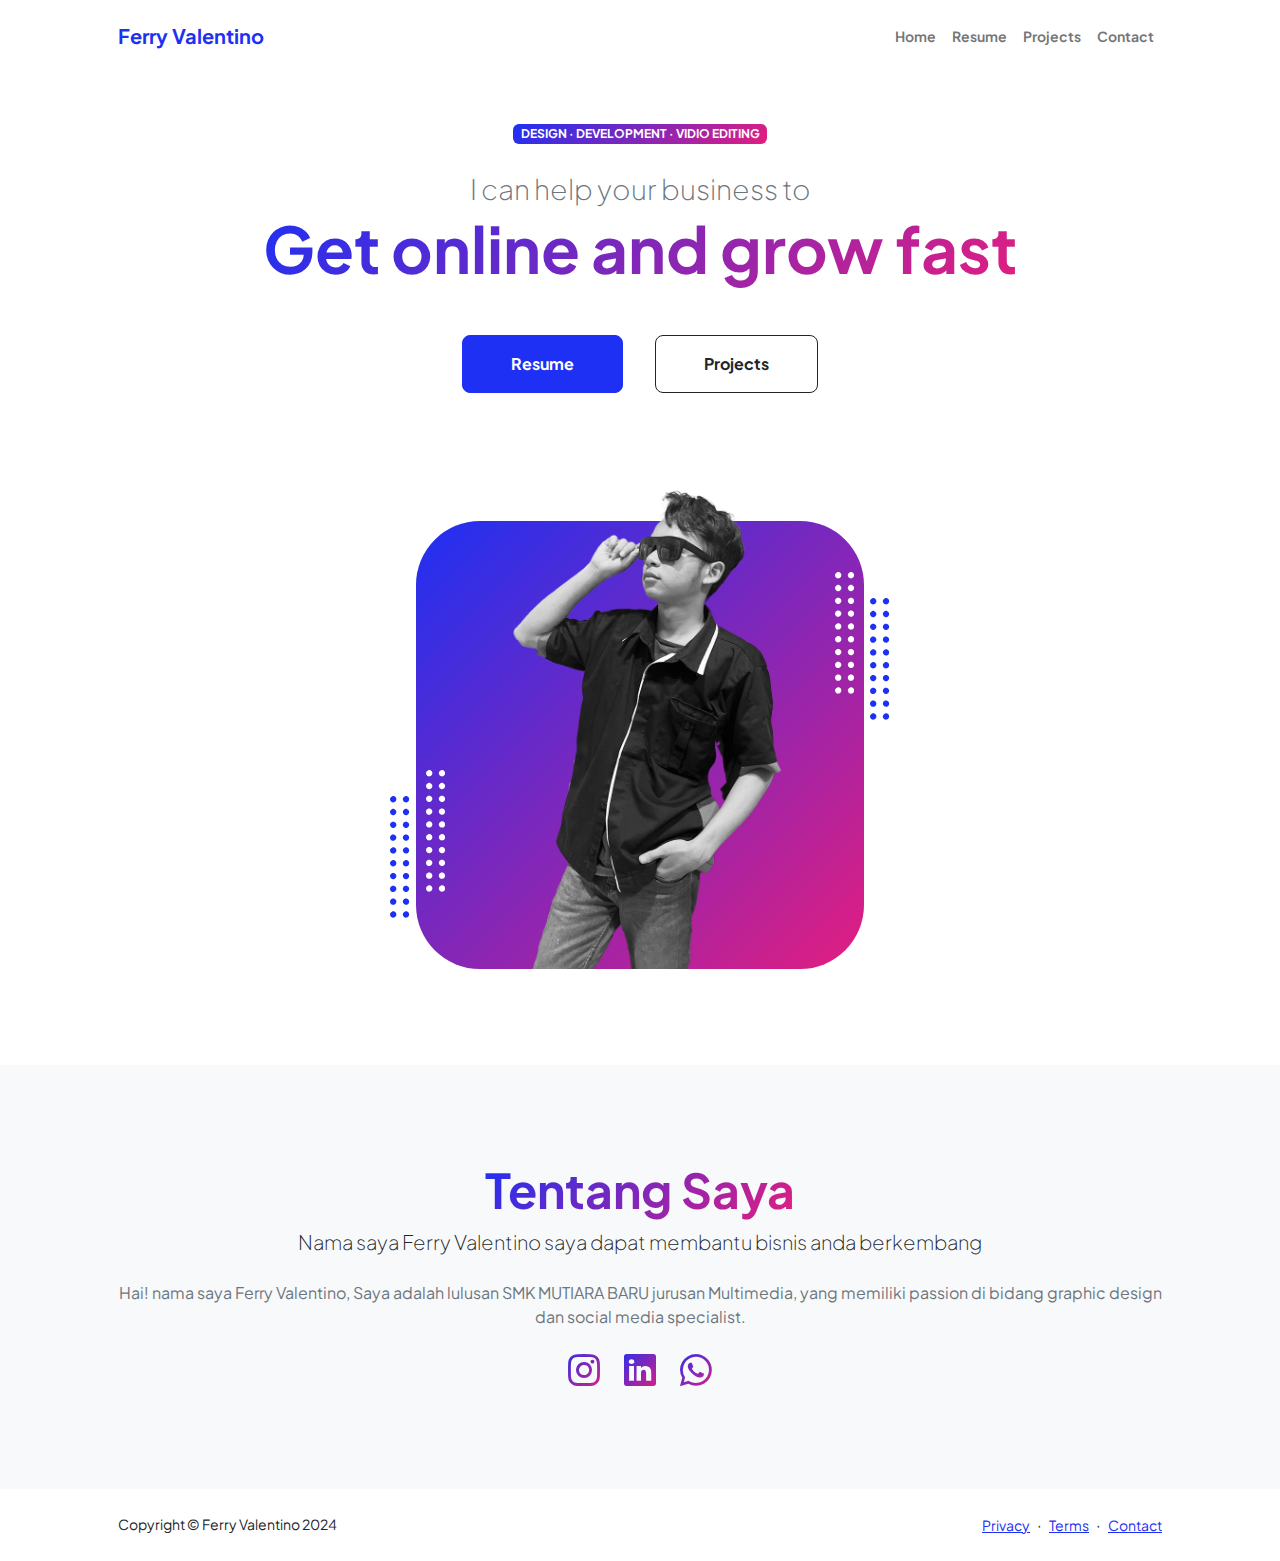
<file: index.html>
<!DOCTYPE html>
<html lang="en">
  <head>
    <meta charset="utf-8" />
    <meta
      name="viewport"
      content="width=device-width, initial-scale=1, shrink-to-fit=no"
    />
    <meta name="description" content="" />
    <meta name="author" content="" />
    <title>Portofolio Ferry Valentino</title>
    <!-- Favicon-->
    <link rel="icon" type="image/x-icon" href="assets/favicon.ico" />
    <!-- Custom Google font-->
    <link rel="preconnect" href="https://fonts.googleapis.com" />
    <link rel="preconnect" href="https://fonts.gstatic.com" crossorigin />
    <link
      href="https://fonts.googleapis.com/css2?family=Plus+Jakarta+Sans:wght@100;200;300;400;500;600;700;800;900&amp;display=swap"
      rel="stylesheet"
    />
    <!-- Bootstrap icons-->
    <link
      href="https://cdn.jsdelivr.net/npm/bootstrap-icons@1.8.1/font/bootstrap-icons.css"
      rel="stylesheet"
    />
    <!-- Core theme CSS (includes Bootstrap)-->
    <link href="css/styles.css" rel="stylesheet" />
  </head>
  <body class="d-flex flex-column h-100">
    <main class="flex-shrink-0">
      <!-- Navigation-->
      <nav class="navbar navbar-expand-lg navbar-light bg-white py-3">
        <div class="container px-5">
          <a class="navbar-brand" href="index.html" S
            ><span class="fw-bolder text-primary">Ferry Valentino</span></a
          >
          <button
            class="navbar-toggler"
            type="button"
            data-bs-toggle="collapse"
            data-bs-target="#navbarSupportedContent"
            aria-controls="navbarSupportedContent"
            aria-expanded="false"
            aria-label="Toggle navigation"
          >
            <span class="navbar-toggler-icon"></span>
          </button>
          <div class="collapse navbar-collapse" id="navbarSupportedContent">
            <ul class="navbar-nav ms-auto mb-2 mb-lg-0 small fw-bolder">
              <li class="nav-item">
                <a class="nav-link" href="index.html">Home</a>
              </li>
              <li class="nav-item">
                <a class="nav-link" href="resume.html">Resume</a>
              </li>
              <li class="nav-item">
                <a class="nav-link" href="projects.html">Projects</a>
              </li>
              <li class="nav-item">
                <a class="nav-link" href="contact.html">Contact</a>
              </li>
            </ul>
          </div>
        </div>
      </nav>
      <!-- Header-->
      <header class="py-5">
        <div class="container px-5 pb-5">
          <div class="row gx-5 align-items-center">
            <div class="col-xxl-5">
              <!-- Header text content-->
              <div class="text-center text-xxl-start">
                <div
                  class="badge bg-gradient-primary-to-secondary text-white mb-4"
                >
                  <div class="text-uppercase">
                    Design &middot; Development &middot; Vidio editing
                  </div>
                </div>
                <div class="fs-3 fw-light text-muted">
                  I can help your business to
                </div>
                <h1 class="display-3 fw-bolder mb-5">
                  <span class="text-gradient d-inline"
                    >Get online and grow fast</span
                  >
                </h1>
                <div
                  class="d-grid gap-3 d-sm-flex justify-content-sm-center justify-content-xxl-start mb-3"
                >
                  <a
                    class="btn btn-primary btn-lg px-5 py-3 me-sm-3 fs-6 fw-bolder"
                    href="resume.html"
                    >Resume</a
                  >
                  <a
                    class="btn btn-outline-dark btn-lg px-5 py-3 fs-6 fw-bolder"
                    href="projects.html"
                    >Projects</a
                  >
                </div>
              </div>
            </div>
            <div class="col-xxl-7">
              <!-- Header profile picture-->
              <div class="d-flex justify-content-center mt-5 mt-xxl-0">
                <div class="profile bg-gradient-primary-to-secondary">
                  <!-- TIP: For best results, use a photo with a transparent background like the demo example below-->
                  <!-- Watch a tutorial on how to do this on YouTube (link)-->
                  <img
                    class="profile-img"
                    src="assets/profileeee.png"
                    alt="..."
                  />
                  <div class="dots-1">
                    <!-- SVG Dots-->
                    <svg
                      version="1.1"
                      xmlns="http://www.w3.org/2000/svg"
                      xmlns:xlink="http://www.w3.org/1999/xlink"
                      x="0px"
                      y="0px"
                      viewBox="0 0 191.6 1215.4"
                      style="enable-background: new 0 0 191.6 1215.4"
                      xml:space="preserve"
                    >
                      <g
                        transform="translate(0.000000,1280.000000) scale(0.100000,-0.100000)"
                      >
                        <path
                          d="M227.7,12788.6c-105-35-200-141-222-248c-43-206,163-412,369-369c155,32,275,190,260,339c-11,105-90,213-190,262        C383.7,12801.6,289.7,12808.6,227.7,12788.6z"
                        ></path>
                        <path
                          d="M1507.7,12788.6c-151-50-253-216-222-362c25-119,136-230,254-255c194-41,395,142,375,339c-11,105-90,213-190,262        C1663.7,12801.6,1569.7,12808.6,1507.7,12788.6z"
                        ></path>
                        <path
                          d="M227.7,11508.6c-105-35-200-141-222-248c-43-206,163-412,369-369c155,32,275,190,260,339c-11,105-90,213-190,262        C383.7,11521.6,289.7,11528.6,227.7,11508.6z"
                        ></path>
                        <path
                          d="M1507.7,11508.6c-151-50-253-216-222-362c25-119,136-230,254-255c194-41,395,142,375,339c-11,105-90,213-190,262        C1663.7,11521.6,1569.7,11528.6,1507.7,11508.6z"
                        ></path>
                        <path
                          d="M227.7,10228.6c-105-35-200-141-222-248c-43-206,163-412,369-369c155,32,275,190,260,339c-11,105-90,213-190,262        C383.7,10241.6,289.7,10248.6,227.7,10228.6z"
                        ></path>
                        <path
                          d="M1507.7,10228.6c-105-35-200-141-222-248c-43-206,163-412,369-369c155,32,275,190,260,339c-11,105-90,213-190,262        C1663.7,10241.6,1569.7,10248.6,1507.7,10228.6z"
                        ></path>
                        <path
                          d="M227.7,8948.6c-105-35-200-141-222-248c-43-206,163-412,369-369c155,32,275,190,260,339c-11,105-90,213-190,262        C383.7,8961.6,289.7,8968.6,227.7,8948.6z"
                        ></path>
                        <path
                          d="M1507.7,8948.6c-105-35-200-141-222-248c-43-206,163-412,369-369c155,32,275,190,260,339c-11,105-90,213-190,262        C1663.7,8961.6,1569.7,8968.6,1507.7,8948.6z"
                        ></path>
                        <path
                          d="M227.7,7668.6c-105-35-200-141-222-248c-43-206,163-412,369-369c155,32,275,190,260,339c-11,105-90,213-190,262        C383.7,7681.6,289.7,7688.6,227.7,7668.6z"
                        ></path>
                        <path
                          d="M1507.7,7668.6c-105-35-200-141-222-248c-43-206,163-412,369-369c155,32,275,190,260,339c-11,105-90,213-190,262        C1663.7,7681.6,1569.7,7688.6,1507.7,7668.6z"
                        ></path>
                        <path
                          d="M227.7,6388.6c-105-35-200-141-222-248c-43-206,163-412,369-369c155,32,275,190,260,339c-11,105-90,213-190,262        C383.7,6401.6,289.7,6408.6,227.7,6388.6z"
                        ></path>
                        <path
                          d="M1507.7,6388.6c-105-35-200-141-222-248c-43-206,163-412,369-369c155,32,275,190,260,339c-11,105-90,213-190,262        C1663.7,6401.6,1569.7,6408.6,1507.7,6388.6z"
                        ></path>
                        <path
                          d="M227.7,5108.6c-105-35-200-141-222-248c-43-206,163-412,369-369c155,32,275,190,260,339c-11,105-90,213-190,262        C383.7,5121.6,289.7,5128.6,227.7,5108.6z"
                        ></path>
                        <path
                          d="M1507.7,5108.6c-105-35-200-141-222-248c-43-206,163-412,369-369c155,32,275,190,260,339c-11,105-90,213-190,262        C1663.7,5121.6,1569.7,5128.6,1507.7,5108.6z"
                        ></path>
                        <path
                          d="M227.7,3828.6c-105-35-200-141-222-248c-43-206,163-412,369-369c155,32,275,190,260,339c-11,105-90,213-190,262        C383.7,3841.6,289.7,3848.6,227.7,3828.6z"
                        ></path>
                        <path
                          d="M1507.7,3828.6c-105-35-200-141-222-248c-43-206,163-412,369-369c155,32,275,190,260,339c-11,105-90,213-190,262        C1663.7,3841.6,1569.7,3848.6,1507.7,3828.6z"
                        ></path>
                        <path
                          d="M227.7,2548.6c-105-35-200-141-222-248c-43-206,163-412,369-369c155,32,275,190,260,339c-11,105-90,213-190,262        C383.7,2561.6,289.7,2568.6,227.7,2548.6z"
                        ></path>
                        <path
                          d="M1507.7,2548.6c-105-35-200-141-222-248c-43-206,163-412,369-369c155,32,275,190,260,339c-11,105-90,213-190,262        C1663.7,2561.6,1569.7,2568.6,1507.7,2548.6z"
                        ></path>
                        <path
                          d="M227.7,1268.6c-105-35-200-141-222-248c-43-206,163-412,369-369c155,32,275,190,260,339c-11,105-90,213-190,262        C383.7,1281.6,289.7,1288.6,227.7,1268.6z"
                        ></path>
                        <path
                          d="M1507.7,1268.6c-105-35-200-141-222-248c-43-206,163-412,369-369c155,32,275,190,260,339c-11,105-90,213-190,262        C1663.7,1281.6,1569.7,1288.6,1507.7,1268.6z"
                        ></path>
                      </g>
                    </svg>
                    <!-- END of SVG dots-->
                  </div>
                  <div class="dots-2">
                    <!-- SVG Dots-->
                    <svg
                      version="1.1"
                      xmlns="http://www.w3.org/2000/svg"
                      xmlns:xlink="http://www.w3.org/1999/xlink"
                      x="0px"
                      y="0px"
                      viewBox="0 0 191.6 1215.4"
                      style="enable-background: new 0 0 191.6 1215.4"
                      xml:space="preserve"
                    >
                      <g
                        transform="translate(0.000000,1280.000000) scale(0.100000,-0.100000)"
                      >
                        <path
                          d="M227.7,12788.6c-105-35-200-141-222-248c-43-206,163-412,369-369c155,32,275,190,260,339c-11,105-90,213-190,262        C383.7,12801.6,289.7,12808.6,227.7,12788.6z"
                        ></path>
                        <path
                          d="M1507.7,12788.6c-151-50-253-216-222-362c25-119,136-230,254-255c194-41,395,142,375,339c-11,105-90,213-190,262        C1663.7,12801.6,1569.7,12808.6,1507.7,12788.6z"
                        ></path>
                        <path
                          d="M227.7,11508.6c-105-35-200-141-222-248c-43-206,163-412,369-369c155,32,275,190,260,339c-11,105-90,213-190,262        C383.7,11521.6,289.7,11528.6,227.7,11508.6z"
                        ></path>
                        <path
                          d="M1507.7,11508.6c-151-50-253-216-222-362c25-119,136-230,254-255c194-41,395,142,375,339c-11,105-90,213-190,262        C1663.7,11521.6,1569.7,11528.6,1507.7,11508.6z"
                        ></path>
                        <path
                          d="M227.7,10228.6c-105-35-200-141-222-248c-43-206,163-412,369-369c155,32,275,190,260,339c-11,105-90,213-190,262        C383.7,10241.6,289.7,10248.6,227.7,10228.6z"
                        ></path>
                        <path
                          d="M1507.7,10228.6c-105-35-200-141-222-248c-43-206,163-412,369-369c155,32,275,190,260,339c-11,105-90,213-190,262        C1663.7,10241.6,1569.7,10248.6,1507.7,10228.6z"
                        ></path>
                        <path
                          d="M227.7,8948.6c-105-35-200-141-222-248c-43-206,163-412,369-369c155,32,275,190,260,339c-11,105-90,213-190,262        C383.7,8961.6,289.7,8968.6,227.7,8948.6z"
                        ></path>
                        <path
                          d="M1507.7,8948.6c-105-35-200-141-222-248c-43-206,163-412,369-369c155,32,275,190,260,339c-11,105-90,213-190,262        C1663.7,8961.6,1569.7,8968.6,1507.7,8948.6z"
                        ></path>
                        <path
                          d="M227.7,7668.6c-105-35-200-141-222-248c-43-206,163-412,369-369c155,32,275,190,260,339c-11,105-90,213-190,262        C383.7,7681.6,289.7,7688.6,227.7,7668.6z"
                        ></path>
                        <path
                          d="M1507.7,7668.6c-105-35-200-141-222-248c-43-206,163-412,369-369c155,32,275,190,260,339c-11,105-90,213-190,262        C1663.7,7681.6,1569.7,7688.6,1507.7,7668.6z"
                        ></path>
                        <path
                          d="M227.7,6388.6c-105-35-200-141-222-248c-43-206,163-412,369-369c155,32,275,190,260,339c-11,105-90,213-190,262        C383.7,6401.6,289.7,6408.6,227.7,6388.6z"
                        ></path>
                        <path
                          d="M1507.7,6388.6c-105-35-200-141-222-248c-43-206,163-412,369-369c155,32,275,190,260,339c-11,105-90,213-190,262        C1663.7,6401.6,1569.7,6408.6,1507.7,6388.6z"
                        ></path>
                        <path
                          d="M227.7,5108.6c-105-35-200-141-222-248c-43-206,163-412,369-369c155,32,275,190,260,339c-11,105-90,213-190,262        C383.7,5121.6,289.7,5128.6,227.7,5108.6z"
                        ></path>
                        <path
                          d="M1507.7,5108.6c-105-35-200-141-222-248c-43-206,163-412,369-369c155,32,275,190,260,339c-11,105-90,213-190,262        C1663.7,5121.6,1569.7,5128.6,1507.7,5108.6z"
                        ></path>
                        <path
                          d="M227.7,3828.6c-105-35-200-141-222-248c-43-206,163-412,369-369c155,32,275,190,260,339c-11,105-90,213-190,262        C383.7,3841.6,289.7,3848.6,227.7,3828.6z"
                        ></path>
                        <path
                          d="M1507.7,3828.6c-105-35-200-141-222-248c-43-206,163-412,369-369c155,32,275,190,260,339c-11,105-90,213-190,262        C1663.7,3841.6,1569.7,3848.6,1507.7,3828.6z"
                        ></path>
                        <path
                          d="M227.7,2548.6c-105-35-200-141-222-248c-43-206,163-412,369-369c155,32,275,190,260,339c-11,105-90,213-190,262        C383.7,2561.6,289.7,2568.6,227.7,2548.6z"
                        ></path>
                        <path
                          d="M1507.7,2548.6c-105-35-200-141-222-248c-43-206,163-412,369-369c155,32,275,190,260,339c-11,105-90,213-190,262        C1663.7,2561.6,1569.7,2568.6,1507.7,2548.6z"
                        ></path>
                        <path
                          d="M227.7,1268.6c-105-35-200-141-222-248c-43-206,163-412,369-369c155,32,275,190,260,339c-11,105-90,213-190,262        C383.7,1281.6,289.7,1288.6,227.7,1268.6z"
                        ></path>
                        <path
                          d="M1507.7,1268.6c-105-35-200-141-222-248c-43-206,163-412,369-369c155,32,275,190,260,339c-11,105-90,213-190,262        C1663.7,1281.6,1569.7,1288.6,1507.7,1268.6z"
                        ></path>
                      </g>
                    </svg>
                    <!-- END of SVG dots-->
                  </div>
                  <div class="dots-3">
                    <!-- SVG Dots-->
                    <svg
                      version="1.1"
                      xmlns="http://www.w3.org/2000/svg"
                      xmlns:xlink="http://www.w3.org/1999/xlink"
                      x="0px"
                      y="0px"
                      viewBox="0 0 191.6 1215.4"
                      style="enable-background: new 0 0 191.6 1215.4"
                      xml:space="preserve"
                    >
                      <g
                        transform="translate(0.000000,1280.000000) scale(0.100000,-0.100000)"
                      >
                        <path
                          d="M227.7,12788.6c-105-35-200-141-222-248c-43-206,163-412,369-369c155,32,275,190,260,339c-11,105-90,213-190,262        C383.7,12801.6,289.7,12808.6,227.7,12788.6z"
                        ></path>
                        <path
                          d="M1507.7,12788.6c-151-50-253-216-222-362c25-119,136-230,254-255c194-41,395,142,375,339c-11,105-90,213-190,262        C1663.7,12801.6,1569.7,12808.6,1507.7,12788.6z"
                        ></path>
                        <path
                          d="M227.7,11508.6c-105-35-200-141-222-248c-43-206,163-412,369-369c155,32,275,190,260,339c-11,105-90,213-190,262        C383.7,11521.6,289.7,11528.6,227.7,11508.6z"
                        ></path>
                        <path
                          d="M1507.7,11508.6c-151-50-253-216-222-362c25-119,136-230,254-255c194-41,395,142,375,339c-11,105-90,213-190,262        C1663.7,11521.6,1569.7,11528.6,1507.7,11508.6z"
                        ></path>
                        <path
                          d="M227.7,10228.6c-105-35-200-141-222-248c-43-206,163-412,369-369c155,32,275,190,260,339c-11,105-90,213-190,262        C383.7,10241.6,289.7,10248.6,227.7,10228.6z"
                        ></path>
                        <path
                          d="M1507.7,10228.6c-105-35-200-141-222-248c-43-206,163-412,369-369c155,32,275,190,260,339c-11,105-90,213-190,262        C1663.7,10241.6,1569.7,10248.6,1507.7,10228.6z"
                        ></path>
                        <path
                          d="M227.7,8948.6c-105-35-200-141-222-248c-43-206,163-412,369-369c155,32,275,190,260,339c-11,105-90,213-190,262        C383.7,8961.6,289.7,8968.6,227.7,8948.6z"
                        ></path>
                        <path
                          d="M1507.7,8948.6c-105-35-200-141-222-248c-43-206,163-412,369-369c155,32,275,190,260,339c-11,105-90,213-190,262        C1663.7,8961.6,1569.7,8968.6,1507.7,8948.6z"
                        ></path>
                        <path
                          d="M227.7,7668.6c-105-35-200-141-222-248c-43-206,163-412,369-369c155,32,275,190,260,339c-11,105-90,213-190,262        C383.7,7681.6,289.7,7688.6,227.7,7668.6z"
                        ></path>
                        <path
                          d="M1507.7,7668.6c-105-35-200-141-222-248c-43-206,163-412,369-369c155,32,275,190,260,339c-11,105-90,213-190,262        C1663.7,7681.6,1569.7,7688.6,1507.7,7668.6z"
                        ></path>
                        <path
                          d="M227.7,6388.6c-105-35-200-141-222-248c-43-206,163-412,369-369c155,32,275,190,260,339c-11,105-90,213-190,262        C383.7,6401.6,289.7,6408.6,227.7,6388.6z"
                        ></path>
                        <path
                          d="M1507.7,6388.6c-105-35-200-141-222-248c-43-206,163-412,369-369c155,32,275,190,260,339c-11,105-90,213-190,262        C1663.7,6401.6,1569.7,6408.6,1507.7,6388.6z"
                        ></path>
                        <path
                          d="M227.7,5108.6c-105-35-200-141-222-248c-43-206,163-412,369-369c155,32,275,190,260,339c-11,105-90,213-190,262        C383.7,5121.6,289.7,5128.6,227.7,5108.6z"
                        ></path>
                        <path
                          d="M1507.7,5108.6c-105-35-200-141-222-248c-43-206,163-412,369-369c155,32,275,190,260,339c-11,105-90,213-190,262        C1663.7,5121.6,1569.7,5128.6,1507.7,5108.6z"
                        ></path>
                        <path
                          d="M227.7,3828.6c-105-35-200-141-222-248c-43-206,163-412,369-369c155,32,275,190,260,339c-11,105-90,213-190,262        C383.7,3841.6,289.7,3848.6,227.7,3828.6z"
                        ></path>
                        <path
                          d="M1507.7,3828.6c-105-35-200-141-222-248c-43-206,163-412,369-369c155,32,275,190,260,339c-11,105-90,213-190,262        C1663.7,3841.6,1569.7,3848.6,1507.7,3828.6z"
                        ></path>
                        <path
                          d="M227.7,2548.6c-105-35-200-141-222-248c-43-206,163-412,369-369c155,32,275,190,260,339c-11,105-90,213-190,262        C383.7,2561.6,289.7,2568.6,227.7,2548.6z"
                        ></path>
                        <path
                          d="M1507.7,2548.6c-105-35-200-141-222-248c-43-206,163-412,369-369c155,32,275,190,260,339c-11,105-90,213-190,262        C1663.7,2561.6,1569.7,2568.6,1507.7,2548.6z"
                        ></path>
                        <path
                          d="M227.7,1268.6c-105-35-200-141-222-248c-43-206,163-412,369-369c155,32,275,190,260,339c-11,105-90,213-190,262        C383.7,1281.6,289.7,1288.6,227.7,1268.6z"
                        ></path>
                        <path
                          d="M1507.7,1268.6c-105-35-200-141-222-248c-43-206,163-412,369-369c155,32,275,190,260,339c-11,105-90,213-190,262        C1663.7,1281.6,1569.7,1288.6,1507.7,1268.6z"
                        ></path>
                      </g>
                    </svg>
                    <!-- END of SVG dots-->
                  </div>
                  <div class="dots-4">
                    <!-- SVG Dots-->
                    <svg
                      version="1.1"
                      xmlns="http://www.w3.org/2000/svg"
                      xmlns:xlink="http://www.w3.org/1999/xlink"
                      x="0px"
                      y="0px"
                      viewBox="0 0 191.6 1215.4"
                      style="enable-background: new 0 0 191.6 1215.4"
                      xml:space="preserve"
                    >
                      <g
                        transform="translate(0.000000,1280.000000) scale(0.100000,-0.100000)"
                      >
                        <path
                          d="M227.7,12788.6c-105-35-200-141-222-248c-43-206,163-412,369-369c155,32,275,190,260,339c-11,105-90,213-190,262        C383.7,12801.6,289.7,12808.6,227.7,12788.6z"
                        ></path>
                        <path
                          d="M1507.7,12788.6c-151-50-253-216-222-362c25-119,136-230,254-255c194-41,395,142,375,339c-11,105-90,213-190,262        C1663.7,12801.6,1569.7,12808.6,1507.7,12788.6z"
                        ></path>
                        <path
                          d="M227.7,11508.6c-105-35-200-141-222-248c-43-206,163-412,369-369c155,32,275,190,260,339c-11,105-90,213-190,262        C383.7,11521.6,289.7,11528.6,227.7,11508.6z"
                        ></path>
                        <path
                          d="M1507.7,11508.6c-151-50-253-216-222-362c25-119,136-230,254-255c194-41,395,142,375,339c-11,105-90,213-190,262        C1663.7,11521.6,1569.7,11528.6,1507.7,11508.6z"
                        ></path>
                        <path
                          d="M227.7,10228.6c-105-35-200-141-222-248c-43-206,163-412,369-369c155,32,275,190,260,339c-11,105-90,213-190,262        C383.7,10241.6,289.7,10248.6,227.7,10228.6z"
                        ></path>
                        <path
                          d="M1507.7,10228.6c-105-35-200-141-222-248c-43-206,163-412,369-369c155,32,275,190,260,339c-11,105-90,213-190,262        C1663.7,10241.6,1569.7,10248.6,1507.7,10228.6z"
                        ></path>
                        <path
                          d="M227.7,8948.6c-105-35-200-141-222-248c-43-206,163-412,369-369c155,32,275,190,260,339c-11,105-90,213-190,262        C383.7,8961.6,289.7,8968.6,227.7,8948.6z"
                        ></path>
                        <path
                          d="M1507.7,8948.6c-105-35-200-141-222-248c-43-206,163-412,369-369c155,32,275,190,260,339c-11,105-90,213-190,262        C1663.7,8961.6,1569.7,8968.6,1507.7,8948.6z"
                        ></path>
                        <path
                          d="M227.7,7668.6c-105-35-200-141-222-248c-43-206,163-412,369-369c155,32,275,190,260,339c-11,105-90,213-190,262        C383.7,7681.6,289.7,7688.6,227.7,7668.6z"
                        ></path>
                        <path
                          d="M1507.7,7668.6c-105-35-200-141-222-248c-43-206,163-412,369-369c155,32,275,190,260,339c-11,105-90,213-190,262        C1663.7,7681.6,1569.7,7688.6,1507.7,7668.6z"
                        ></path>
                        <path
                          d="M227.7,6388.6c-105-35-200-141-222-248c-43-206,163-412,369-369c155,32,275,190,260,339c-11,105-90,213-190,262        C383.7,6401.6,289.7,6408.6,227.7,6388.6z"
                        ></path>
                        <path
                          d="M1507.7,6388.6c-105-35-200-141-222-248c-43-206,163-412,369-369c155,32,275,190,260,339c-11,105-90,213-190,262        C1663.7,6401.6,1569.7,6408.6,1507.7,6388.6z"
                        ></path>
                        <path
                          d="M227.7,5108.6c-105-35-200-141-222-248c-43-206,163-412,369-369c155,32,275,190,260,339c-11,105-90,213-190,262        C383.7,5121.6,289.7,5128.6,227.7,5108.6z"
                        ></path>
                        <path
                          d="M1507.7,5108.6c-105-35-200-141-222-248c-43-206,163-412,369-369c155,32,275,190,260,339c-11,105-90,213-190,262        C1663.7,5121.6,1569.7,5128.6,1507.7,5108.6z"
                        ></path>
                        <path
                          d="M227.7,3828.6c-105-35-200-141-222-248c-43-206,163-412,369-369c155,32,275,190,260,339c-11,105-90,213-190,262        C383.7,3841.6,289.7,3848.6,227.7,3828.6z"
                        ></path>
                        <path
                          d="M1507.7,3828.6c-105-35-200-141-222-248c-43-206,163-412,369-369c155,32,275,190,260,339c-11,105-90,213-190,262        C1663.7,3841.6,1569.7,3848.6,1507.7,3828.6z"
                        ></path>
                        <path
                          d="M227.7,2548.6c-105-35-200-141-222-248c-43-206,163-412,369-369c155,32,275,190,260,339c-11,105-90,213-190,262        C383.7,2561.6,289.7,2568.6,227.7,2548.6z"
                        ></path>
                        <path
                          d="M1507.7,2548.6c-105-35-200-141-222-248c-43-206,163-412,369-369c155,32,275,190,260,339c-11,105-90,213-190,262        C1663.7,2561.6,1569.7,2568.6,1507.7,2548.6z"
                        ></path>
                        <path
                          d="M227.7,1268.6c-105-35-200-141-222-248c-43-206,163-412,369-369c155,32,275,190,260,339c-11,105-90,213-190,262        C383.7,1281.6,289.7,1288.6,227.7,1268.6z"
                        ></path>
                        <path
                          d="M1507.7,1268.6c-105-35-200-141-222-248c-43-206,163-412,369-369c155,32,275,190,260,339c-11,105-90,213-190,262        C1663.7,1281.6,1569.7,1288.6,1507.7,1268.6z"
                        ></path>
                      </g>
                    </svg>
                    <!-- END of SVG dots-->
                  </div>
                </div>
              </div>
            </div>
          </div>
        </div>
      </header>
      <!-- About Section-->
      <section class="bg-light py-5">
        <div class="container px-5">
          <div class="row gx-5 justify-content-center">
            <div class="col-xxl-8">
              <div class="text-center my-5">
                <h2 class="display-5 fw-bolder">
                  <span class="text-gradient d-inline">Tentang Saya</span>
                </h2>
                <p class="lead fw-light mb-4">
                  Nama saya Ferry Valentino saya dapat membantu bisnis anda
                  berkembang
                </p>
                <p class="text-muted">
                  Hai! nama saya Ferry Valentino, Saya adalah lulusan SMK
                  MUTIARA BARU jurusan Multimedia, yang memiliki passion di
                  bidang graphic design dan social media specialist.
                </p>
                <div class="d-flex justify-content-center fs-2 gap-4">
                  <a
                    class="text-gradient"
                    href="https://www.instagram.com/f_vlntn/"
                    ><i class="bi bi-instagram"></i
                  ></a>
                  <a
                    class="text-gradient"
                    href="https://www.linkedin.com/in/ferry-valentino-a42b6a1a3/"
                    ><i class="bi bi-linkedin"></i
                  ></a>
                  <a class="text-gradient" href="https://wa.me/6285930144465"
                    ><i class="bi bi-whatsapp"></i
                  ></a>
                </div>
              </div>
            </div>
          </div>
        </div>
      </section>
    </main>
    <!-- Footer-->
    <footer class="bg-white py-4 mt-auto">
      <div class="container px-5">
        <div
          class="row align-items-center justify-content-between flex-column flex-sm-row"
        >
          <div class="col-auto">
            <div class="small m-0">Copyright &copy; Ferry Valentino 2024</div>
          </div>
          <div class="col-auto">
            <a class="small" href="privacy.html">Privacy</a>
            <span class="mx-1">&middot;</span>
            <a class="small" href="terms.html">Terms</a>
            <span class="mx-1">&middot;</span>
            <a class="small" href="contact.html">Contact</a>
          </div>
        </div>
      </div>
    </footer>
    <!-- Bootstrap core JS-->
    <script src="https://cdn.jsdelivr.net/npm/bootstrap@5.2.3/dist/js/bootstrap.bundle.min.js"></script>
    <!-- Core theme JS-->
    <script src="js/scripts.js"></script>
  </body>
</html>
</file>
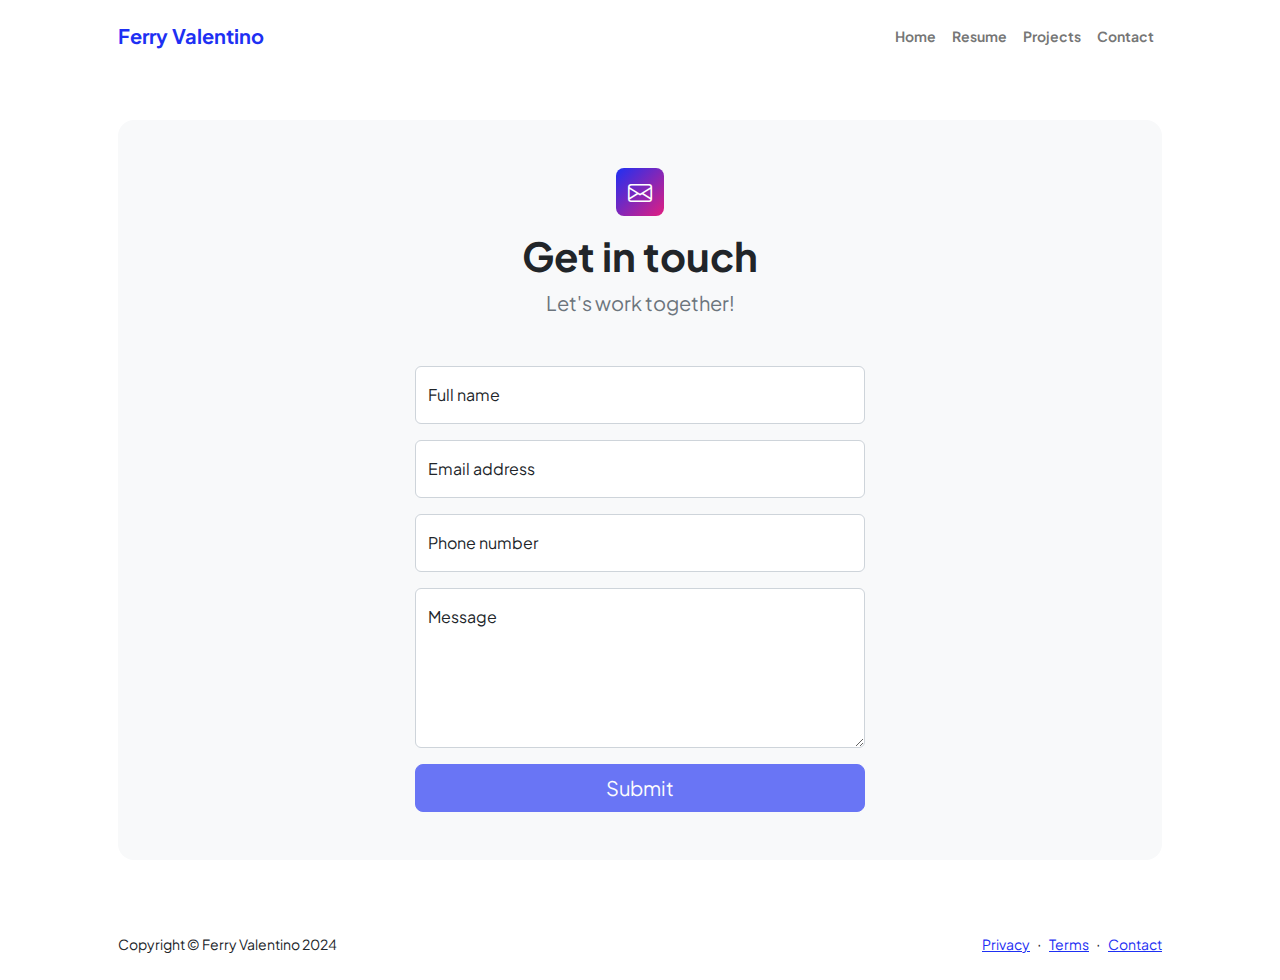
<file: contact.html>
<!DOCTYPE html>
<html lang="en">
  <head>
    <meta charset="utf-8" />
    <meta
      name="viewport"
      content="width=device-width, initial-scale=1, shrink-to-fit=no"
    />
    <meta name="description" content />
    <meta name="author" content />
    <title>Portofolio Ferry Valentino</title>
    <!-- Favicon-->
    <link rel="icon" type="image/x-icon" href="assets/favicon.ico" />
    <!-- Custom Google font-->
    <link rel="preconnect" href="https://fonts.googleapis.com" />
    <link rel="preconnect" href="https://fonts.gstatic.com" crossorigin />
    <link
      href="https://fonts.googleapis.com/css2?family=Plus+Jakarta+Sans:wght@100;200;300;400;500;600;700;800;900&amp;display=swap"
      rel="stylesheet"
    />
    <!-- Bootstrap icons-->
    <link
      href="https://cdn.jsdelivr.net/npm/bootstrap-icons@1.8.1/font/bootstrap-icons.css"
      rel="stylesheet"
    />
    <!-- Core theme CSS (includes Bootstrap)-->
    <link href="css/styles.css" rel="stylesheet" />
  </head>
  <body class="d-flex flex-column">
    <main class="flex-shrink-0">
      <!-- Navigation-->
      <nav class="navbar navbar-expand-lg navbar-light bg-white py-3">
        <div class="container px-5">
          <a class="navbar-brand" href="index.html"
            ><span class="fw-bolder text-primary">Ferry Valentino</span></a
          >
          <button
            class="navbar-toggler"
            type="button"
            data-bs-toggle="collapse"
            data-bs-target="#navbarSupportedContent"
            aria-controls="navbarSupportedContent"
            aria-expanded="false"
            aria-label="Toggle navigation"
          >
            <span class="navbar-toggler-icon"></span>
          </button>
          <div class="collapse navbar-collapse" id="navbarSupportedContent">
            <ul class="navbar-nav ms-auto mb-2 mb-lg-0 small fw-bolder">
              <li class="nav-item">
                <a class="nav-link" href="index.html">Home</a>
              </li>
              <li class="nav-item">
                <a class="nav-link" href="resume.html">Resume</a>
              </li>
              <li class="nav-item">
                <a class="nav-link" href="projects.html">Projects</a>
              </li>
              <li class="nav-item">
                <a class="nav-link" href="contact.html">Contact</a>
              </li>
            </ul>
          </div>
        </div>
      </nav>
      <!-- Page content-->
      <section class="py-5">
        <div class="container px-5">
          <!-- Contact form-->
          <div class="bg-light rounded-4 py-5 px-4 px-md-5">
            <div class="text-center mb-5">
              <div
                class="feature bg-primary bg-gradient-primary-to-secondary text-white rounded-3 mb-3"
              >
                <i class="bi bi-envelope"></i>
              </div>
              <h1 class="fw-bolder">Get in touch</h1>
              <p class="lead fw-normal text-muted mb-0">Let's work together!</p>
            </div>
            <div class="row gx-5 justify-content-center">
              <div class="col-lg-8 col-xl-6">
                <!-- * * * * * * * * * * * * * * *-->
                <!-- * * SB Forms Contact Form * *-->
                <!-- * * * * * * * * * * * * * * *-->
                <!-- This form is pre-integrated with SB Forms.-->
                <!-- To make this form functional, sign up at-->
                <!-- https://startbootstrap.com/solution/contact-forms-->
                <!-- to get an API token!-->
                <form id="contactForm" data-sb-form-api-token="API_TOKEN">
                  <!-- Name input-->
                  <div class="form-floating mb-3">
                    <input
                      class="form-control"
                      id="name"
                      type="text"
                      placeholder="Enter your name..."
                      data-sb-validations="required"
                    />
                    <label for="name">Full name</label>
                    <div
                      class="invalid-feedback"
                      data-sb-feedback="name:required"
                    >
                      A name is required.
                    </div>
                  </div>
                  <!-- Email address input-->
                  <div class="form-floating mb-3">
                    <input
                      class="form-control"
                      id="email"
                      type="email"
                      placeholder="name@example.com"
                      data-sb-validations="required,email"
                    />
                    <label for="email">Email address</label>
                    <div
                      class="invalid-feedback"
                      data-sb-feedback="email:required"
                    >
                      An email is required.
                    </div>
                    <div
                      class="invalid-feedback"
                      data-sb-feedback="email:email"
                    >
                      Email is not valid.
                    </div>
                  </div>
                  <!-- Phone number input-->
                  <div class="form-floating mb-3">
                    <input
                      class="form-control"
                      id="phone"
                      type="tel"
                      placeholder="(123) 456-7890"
                      data-sb-validations="required"
                    />
                    <label for="phone">Phone number</label>
                    <div
                      class="invalid-feedback"
                      data-sb-feedback="phone:required"
                    >
                      A phone number is required.
                    </div>
                  </div>
                  <!-- Message input-->
                  <div class="form-floating mb-3">
                    <textarea
                      class="form-control"
                      id="message"
                      type="text"
                      placeholder="Enter your message here..."
                      style="height: 10rem"
                      data-sb-validations="required"
                    ></textarea>
                    <label for="message">Message</label>
                    <div
                      class="invalid-feedback"
                      data-sb-feedback="message:required"
                    >
                      A message is required.
                    </div>
                  </div>
                  <!-- Submit success message-->
                  <!---->
                  <!-- This is what your users will see when the form-->
                  <!-- has successfully submitted-->
                  <div class="d-none" id="submitSuccessMessage">
                    <div class="text-center mb-3">
                      <div class="fw-bolder">Form submission successful!</div>
                      To activate this form, sign up at
                      <br />
                      <a href=""></a>
                    </div>
                  </div>
                  <!-- Submit error message-->
                  <!---->
                  <!-- This is what your users will see when there is-->
                  <!-- an error submitting the form-->
                  <div class="d-none" id="submitErrorMessage">
                    <div class="text-center text-danger mb-3">
                      Error sending message!
                    </div>
                  </div>
                  <!-- Submit Button-->
                  <div class="d-grid">
                    <button
                      class="btn btn-primary btn-lg disabled"
                      id="submitButton"
                      type="submit"
                    >
                      Submit
                    </button>
                  </div>
                </form>
              </div>
            </div>
          </div>
        </div>
      </section>
    </main>
    <!-- Footer-->
    <footer class="bg-white py-4 mt-auto">
      <div class="container px-5">
        <div
          class="row align-items-center justify-content-between flex-column flex-sm-row"
        >
          <div class="col-auto">
            <div class="small m-0">Copyright &copy; Ferry Valentino 2024</div>
          </div>
          <div class="col-auto">
            <a class="small" href="#!">Privacy</a>
            <span class="mx-1">&middot;</span>
            <a class="small" href="#!">Terms</a>
            <span class="mx-1">&middot;</span>
            <a class="small" href="#!">Contact</a>
          </div>
        </div>
      </div>
    </footer>
    <!-- Bootstrap core JS-->
    <script src="https://cdn.jsdelivr.net/npm/bootstrap@5.2.3/dist/js/bootstrap.bundle.min.js"></script>
    <!-- Core theme JS-->
    <script src="js/scripts.js"></script>
    <!-- * * * * * * * * * * * * * * * * * * * * * * * * * * * * * * * * * * * * * * * *-->
    <!-- * *                               SB Forms JS                               * *-->
    <!-- * * Activate your form at https://startbootstrap.com/solution/contact-forms * *-->
    <!-- * * * * * * * * * * * * * * * * * * * * * * * * * * * * * * * * * * * * * * * *-->
    <script src="https://cdn.startbootstrap.com/sb-forms-latest.js"></script>
    <script>
      const scriptURL =
        "https://script.google.com/macros/s/AKfycbzSkBEZ4G-hpXlxE_0eDPQPlXfvOM7-XEGQtnnThMTtV2rZRrXgp3Xiurc44PbxkFrSYA/exec";
      const form = document.forms["Ferry-Contact-Form"];

      form.addEventListener("submit", (e) => {
        e.preventDefault();
        fetch(scriptURL, { method: "POST", body: new FormData(form) })
          .then((response) => console.log("Success!", response))
          .catch((error) => console.error("Error!", error.message));
      });
    </script>
  </body>
</html>
</file>
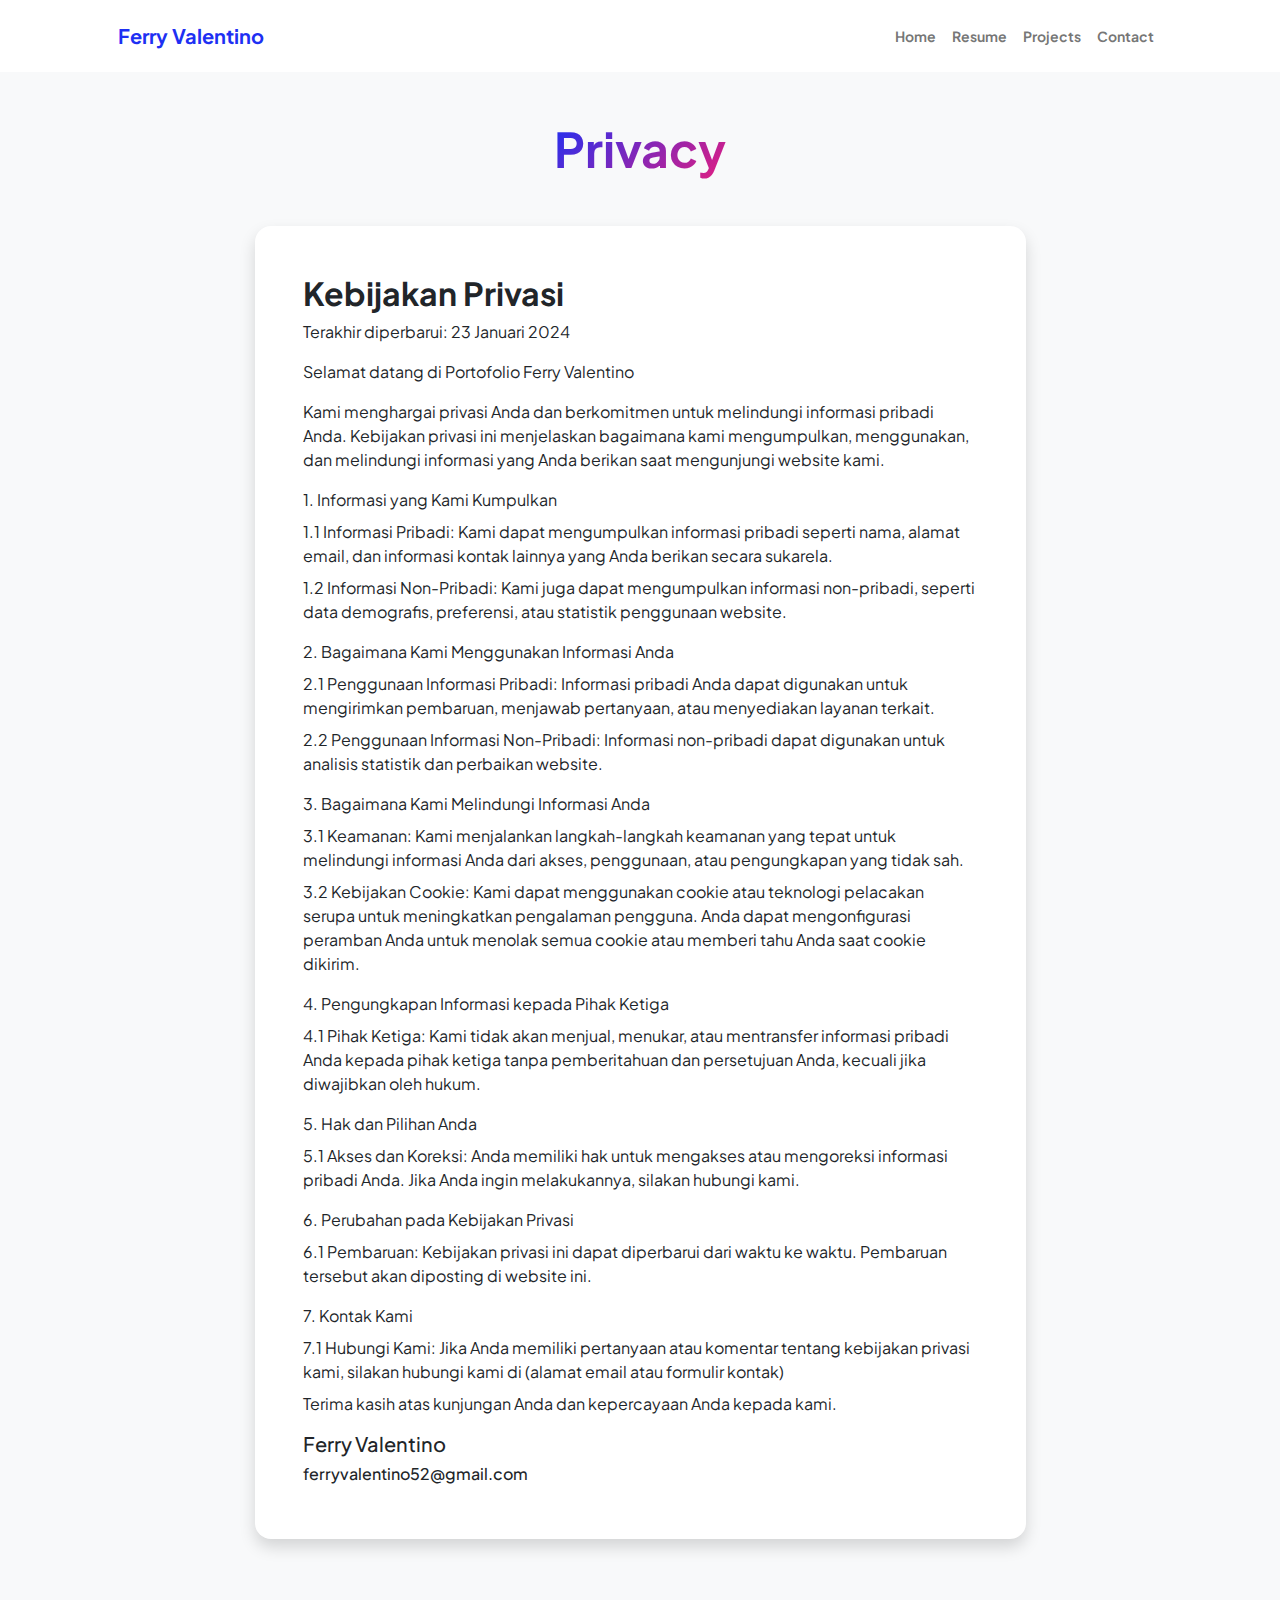
<file: privacy.html>
<!DOCTYPE html>
<html lang="en">
<head>
    <meta charset="utf-8" />
    <meta
    name="viewport"
    content="width=device-width, initial-scale=1, shrink-to-fit=no"
    />
    <meta name="description" content="" />
    <meta name="author" content="" />
    <title>Portofolio Ferry Valentino</title>
    <!-- Favicon-->
    <link rel="icon" type="image/x-icon" href="assets/favicon.ico" />
    <!-- Custom Google font-->
    <link rel="preconnect" href="https://fonts.googleapis.com" />
    <link rel="preconnect" href="https://fonts.gstatic.com" crossorigin />
    <link
    href="https://fonts.googleapis.com/css2?family=Plus+Jakarta+Sans:wght@100;200;300;400;500;600;700;800;900&amp;display=swap"
    rel="stylesheet"
    />
    <!-- Bootstrap icons-->
    <link
    href="https://cdn.jsdelivr.net/npm/bootstrap-icons@1.8.1/font/bootstrap-icons.css"
    rel="stylesheet"
    />
    <!-- Core theme CSS (includes Bootstrap)-->
    <link href="css/styles.css" rel="stylesheet" />
</head>
<body class="d-flex flex-column h-100 bg-light">
    <main class="flex-shrink-0">
    <!-- Navigation-->
    <nav class="navbar navbar-expand-lg navbar-light bg-white py-3">
        <div class="container px-5">
        <a class="navbar-brand" href="index.html"
            ><span class="fw-bolder text-primary">Ferry Valentino</span></a
        >
        <button
            class="navbar-toggler"
            type="button"
            data-bs-toggle="collapse"
            data-bs-target="#navbarSupportedContent"
            aria-controls="navbarSupportedContent"
            aria-expanded="false"
            aria-label="Toggle navigation"
        >
            <span class="navbar-toggler-icon"></span>
        </button>
        <div class="collapse navbar-collapse" id="navbarSupportedContent">
            <ul class="navbar-nav ms-auto mb-2 mb-lg-0 small fw-bolder">
            <li class="nav-item">
                <a class="nav-link" href="index.html">Home</a>
            </li>
            <li class="nav-item">
                <a class="nav-link" href="resume.html">Resume</a>
            </li>
            <li class="nav-item">
                <a class="nav-link" href="projects.html">Projects</a>
            </li>
            <li class="nav-item">
                <a class="nav-link" href="contact.html">Contact</a>
            </li>
            </ul>
            </div>
        </div>
    </nav>

    <section class="py-5">
        <div class="container px-5 mb-5">
        <div class="text-center mb-5">
            <h1 class="display-5 fw-bolder mb-0">
            <span class="text-gradient d-inline">Privacy</span>
            </h1>
        </div>
        <div class="row gx-5 justify-content-center">
            <div class="col-lg-11 col-xl-9 col-xxl-8">

    <!-- Project Card 1-->
    <div class="card overflow-hidden shadow rounded-4 border-0 mb-5">
        <div class="card-body p-0">
        <div class="d-flex align-items-center">
            <div class="p-5">
            <h2 class="fw-bolder justify-content-center">Kebijakan Privasi</h2>
            <p>
                Terakhir diperbarui: 23 Januari 2024
            </p>
            <p>Selamat datang di Portofolio Ferry Valentino <p></p>
                
                <p>Kami menghargai privasi Anda dan berkomitmen untuk melindungi informasi pribadi Anda. Kebijakan privasi ini menjelaskan bagaimana kami mengumpulkan, menggunakan, dan melindungi informasi yang Anda berikan saat mengunjungi website kami.<p></p>
                
                1. Informasi yang Kami Kumpulkan
                
                <h4></h4>1.1 Informasi Pribadi: Kami dapat mengumpulkan informasi pribadi seperti nama, alamat email, dan informasi kontak lainnya yang Anda berikan secara sukarela.
                
                <h4></h4> 1.2 Informasi Non-Pribadi: Kami juga dapat mengumpulkan informasi non-pribadi, seperti data demografis, preferensi, atau statistik penggunaan website.
                
                <p></p> 2. Bagaimana Kami Menggunakan Informasi Anda
                
                <h4></h4> 2.1 Penggunaan Informasi Pribadi: Informasi pribadi Anda dapat digunakan untuk mengirimkan pembaruan, menjawab pertanyaan, atau menyediakan layanan terkait.
                
                <h4></h4> 2.2 Penggunaan Informasi Non-Pribadi: Informasi non-pribadi dapat digunakan untuk analisis statistik dan perbaikan website.
                
                <p></p> 3. Bagaimana Kami Melindungi Informasi Anda
                
                <h4></h4> 3.1 Keamanan: Kami menjalankan langkah-langkah keamanan yang tepat untuk melindungi informasi Anda dari akses, penggunaan, atau pengungkapan yang tidak sah.
                
                <h4></h4> 3.2 Kebijakan Cookie: Kami dapat menggunakan cookie atau teknologi pelacakan serupa untuk meningkatkan pengalaman pengguna. Anda dapat mengonfigurasi peramban Anda untuk menolak semua cookie atau memberi tahu Anda saat cookie dikirim.
                
                <p></p> 4. Pengungkapan Informasi kepada Pihak Ketiga
                
                <h4></h4> 4.1 Pihak Ketiga: Kami tidak akan menjual, menukar, atau mentransfer informasi pribadi Anda kepada pihak ketiga tanpa pemberitahuan dan persetujuan Anda, kecuali jika diwajibkan oleh hukum.
                
                <p></p> 5. Hak dan Pilihan Anda
                
                <h4></h4> 5.1 Akses dan Koreksi: Anda memiliki hak untuk mengakses atau mengoreksi informasi pribadi Anda. Jika Anda ingin melakukannya, silakan hubungi kami.
                
                <p></p> 6. Perubahan pada Kebijakan Privasi
                
                <h4></h4> 6.1 Pembaruan: Kebijakan privasi ini dapat diperbarui dari waktu ke waktu. Pembaruan tersebut akan diposting di website ini.
                
                <p></p> 7. Kontak Kami
                
                <h4></h4> 7.1 Hubungi Kami: Jika Anda memiliki pertanyaan atau komentar tentang kebijakan privasi kami, silakan hubungi kami di (alamat email atau formulir kontak)
                
                <h1></h1>Terima kasih atas kunjungan Anda dan kepercayaan Anda kepada kami.
                
                <p></p><div class="h5">Ferry Valentino</div>
                <div class="h6">ferryvalentino52@gmail.com</div>
            </div>
        </div>
        </div>
    </div>
    </main>
</body>
</html>
</file>
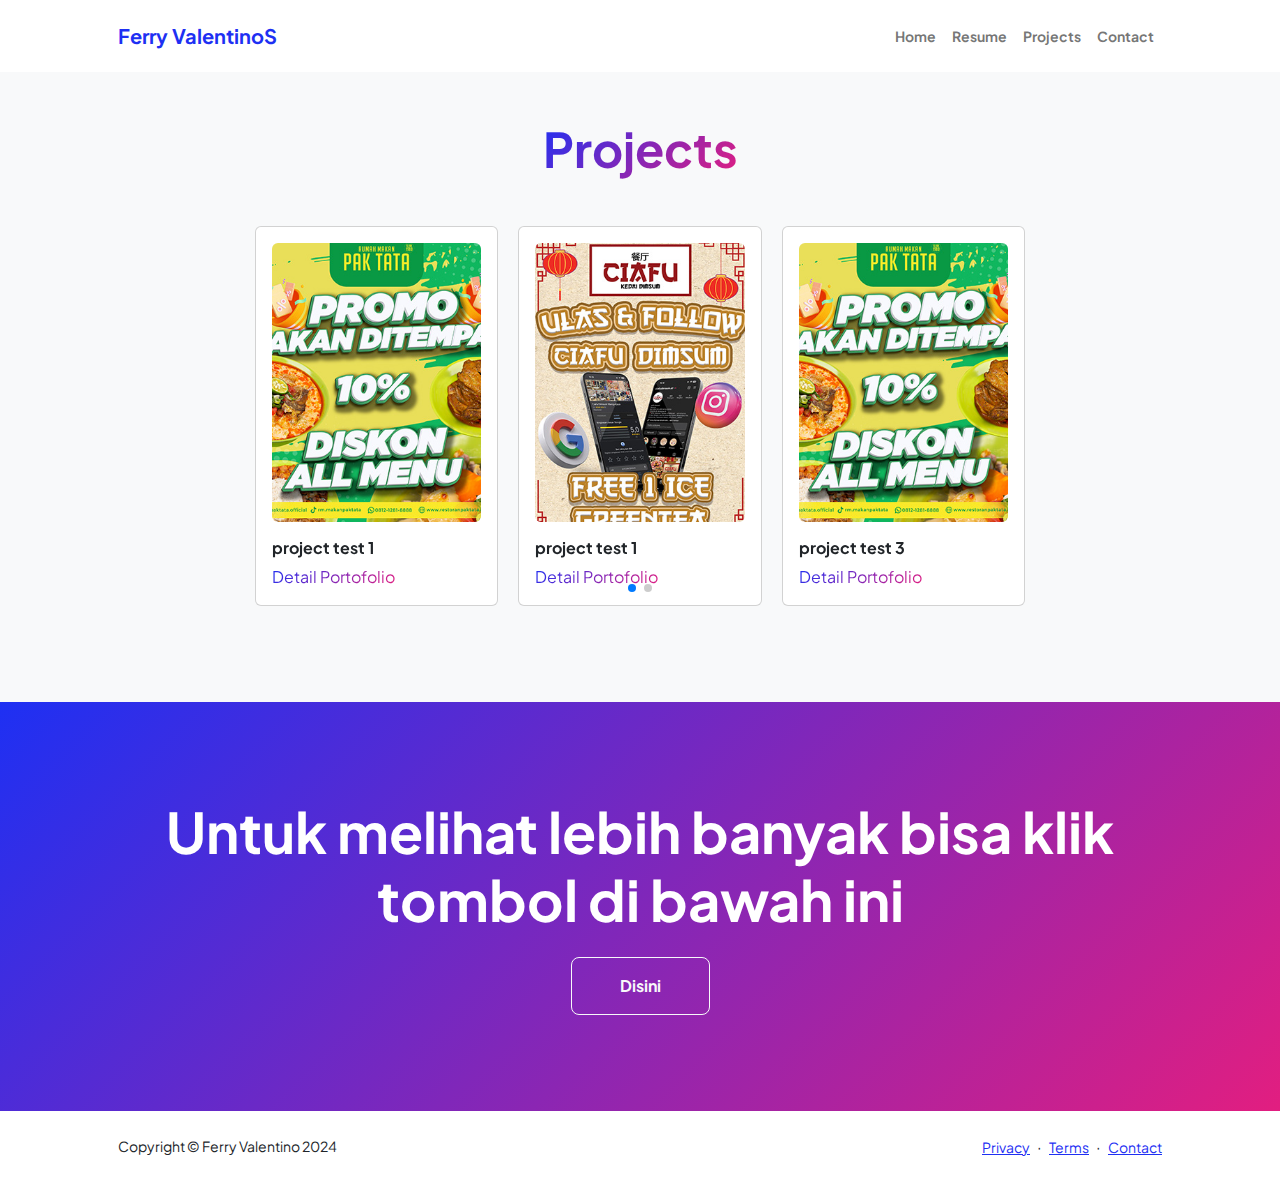
<file: projects.html>
<!DOCTYPE html>
<html lang="en">
  <head>
    <meta charset="utf-8" />
    <meta
      name="viewport"
      content="width=device-width, initial-scale=1, shrink-to-fit=no"
    />
    <meta name="description" content="" />
    <meta name="author" content="" />
    <title>Portofolio Ferry Valentino</title>
    <!-- Favicon-->
    <link rel="icon" type="image/x-icon" href="assets/favicon.ico" />
    <!-- Custom Google font-->
    <link rel="preconnect" href="https://fonts.googleapis.com" />
    <link rel="preconnect" href="https://fonts.gstatic.com" crossorigin />
    <link
      href="https://fonts.googleapis.com/css2?family=Plus+Jakarta+Sans:wght@100;200;300;400;500;600;700;800;900&amp;display=swap"
      rel="stylesheet"
    />
    <!-- Bootstrap icons-->
    <link
      href="https://cdn.jsdelivr.net/npm/bootstrap-icons@1.8.1/font/bootstrap-icons.css"
      rel="stylesheet"
    />

    <link
      rel="stylesheet"
      href="https://cdn.jsdelivr.net/npm/swiper@11/swiper-bundle.min.css"
    />
    <!-- Core theme CSS (includes Bootstrap)-->
    <link href="css/styles.css" rel="stylesheet" />
  </head>
  <body class="d-flex flex-column h-100 bg-light">
    <main class="flex-shrink-0">
      <!-- Navigation-->
      <nav class="navbar navbar-expand-lg navbar-light bg-white py-3">
        <div class="container px-5">
          <a class="navbar-brand" href="index.html"
            ><span class="fw-bolder text-primary">Ferry ValentinoS</span></a
          >
          <button
            class="navbar-toggler"
            type="button"
            data-bs-toggle="collapse"
            data-bs-target="#navbarSupportedContent"
            aria-controls="navbarSupportedContent"
            aria-expanded="false"
            aria-label="Toggle navigation"
          >
            <span class="navbar-toggler-icon"></span>
          </button>
          <div class="collapse navbar-collapse" id="navbarSupportedContent">
            <ul class="navbar-nav ms-auto mb-2 mb-lg-0 small fw-bolder">
              <li class="nav-item">
                <a class="nav-link" href="index.html">Home</a>
              </li>
              <li class="nav-item">
                <a class="nav-link" href="resume.html">Resume</a>
              </li>
              <li class="nav-item">
                <a class="nav-link" href="projects.html">Projects</a>
              </li>
              <li class="nav-item">
                <a class="nav-link" href="contact.html">Contact</a>
              </li>
            </ul>
          </div>
        </div>
      </nav>
      <!-- Projects Section-->
      <section class="py-5">
        <div class="container px-5 mb-5">
          <div class="text-center mb-5">
            <h1 class="display-5 fw-bolder mb-0">
              <span class="text-gradient d-inline">Projects</span>
            </h1>
          </div>
          <div class="row gx-5 justify-content-center">
            <div class="col-lg-11 col-xl-9 col-xxl-8">
              <!-- test 1 -->
              <div class="swiper portofolio-swiper">
                <div class="swiper-wrapper">
                  <div class="swiper-slide">
                    <div class="card">
                      <div class="card-body">
                        <img
                          src="assets/project 1.jpg"
                          alt=""
                          class="card-img-top rounded mb-3"
                        />
                        <h6 class="fw-bolder">project test 1</h6>
                        <a href="#!" class="text-gradient">Detail Portofolio</a>
                      </div>
                    </div>
                  </div>
                  <!-- test 2 -->
                  <div class="swiper-slide">
                    <div class="card">
                      <div class="card-body">
                        <img
                          src="assets/project 2.jpg"
                          alt=""
                          class="card-img-top rounded mb-3"
                        />
                        <h6 class="fw-bolder">project test 1</h6>
                        <a href="#!" class="text-gradient">Detail Portofolio</a>
                      </div>
                    </div>
                  </div>
                  <!-- test 3 -->
                  <div class="swiper-slide">
                    <div class="card">
                      <div class="card-body">
                        <img
                          src="assets/project 1.jpg"
                          alt=""
                          class="card-img-top rounded mb-3"
                        />
                        <h6 class="fw-bolder">project test 3</h6>
                        <a href="#!" class="text-gradient">Detail Portofolio</a>
                      </div>
                    </div>
                  </div>
                  <!-- tetst 4 -->
                  <div class="swiper-slide">
                    <div class="card">
                      <div class="card-body">
                        <img
                          src="assets/project 2.jpg"
                          alt=""
                          class="card-img-top rounded mb-3"
                        />
                        <h6 class="fw-bolder">project test 4</h6>
                        <a href="#!" class="text-gradient">Detail Portofolio</a>
                      </div>
                    </div>
                  </div>
                </div>
                <div class="swiper-pagination"></div>
              </div>
              
      </section>
      <!-- Call to action section-->
      <section class="py-5 bg-gradient-primary-to-secondary text-white">
        <div class="container px-5 my-5">
          <div class="text-center">
            <h2 class="display-4 fw-bolder mb-4">
              Untuk melihat lebih banyak bisa klik tombol di bawah ini
            </h2>
            <a
              class="btn btn-outline-light btn-lg px-5 py-3 fs-6 fw-bolder"
              href="https://drive.google.com/drive/folders/128RrnuwuukdKubpNkoE9BhwDUFt2hig8?usp=drive_link"
              >Disini</a
            >
          </div>
        </div>
      </section>
    </main>
    <!-- Footer-->
    <footer class="bg-white py-4 mt-auto">
      <div class="container px-5">
        <div
          class="row align-items-center justify-content-between flex-column flex-sm-row"
        >
          <div class="col-auto">
            <div class="small m-0">Copyright &copy; Ferry Valentino 2024</div>
          </div>
          <div class="col-auto">
            <a class="small" href="privacy.html">Privacy</a>
            <span class="mx-1">&middot;</span>
            <a class="small" href="terms.html">Terms</a>
            <span class="mx-1">&middot;</span>
            <a class="small" href="contact.html">Contact</a>
          </div>
        </div>
      </div>
    </footer>
    <!-- Bootstrap core JS-->
    <script src="https://cdn.jsdelivr.net/npm/bootstrap@5.2.3/dist/js/bootstrap.bundle.min.js"></script>
    <!-- Core theme JS-->
    <script src="js/scripts.js"></script>
    <script src="https://cdn.jsdelivr.net/npm/swiper@11/swiper-bundle.min.js"></script>
    <script>
      var swiper = new Swiper(".portofolio-swiper", {
        slidesPerView: 3,
        spaceBetween: 20,
        pagination: {
        el: ".swiper-pagination",
        clickable: true,
      },
      });
    </script>
  </body>
</html>
</file>
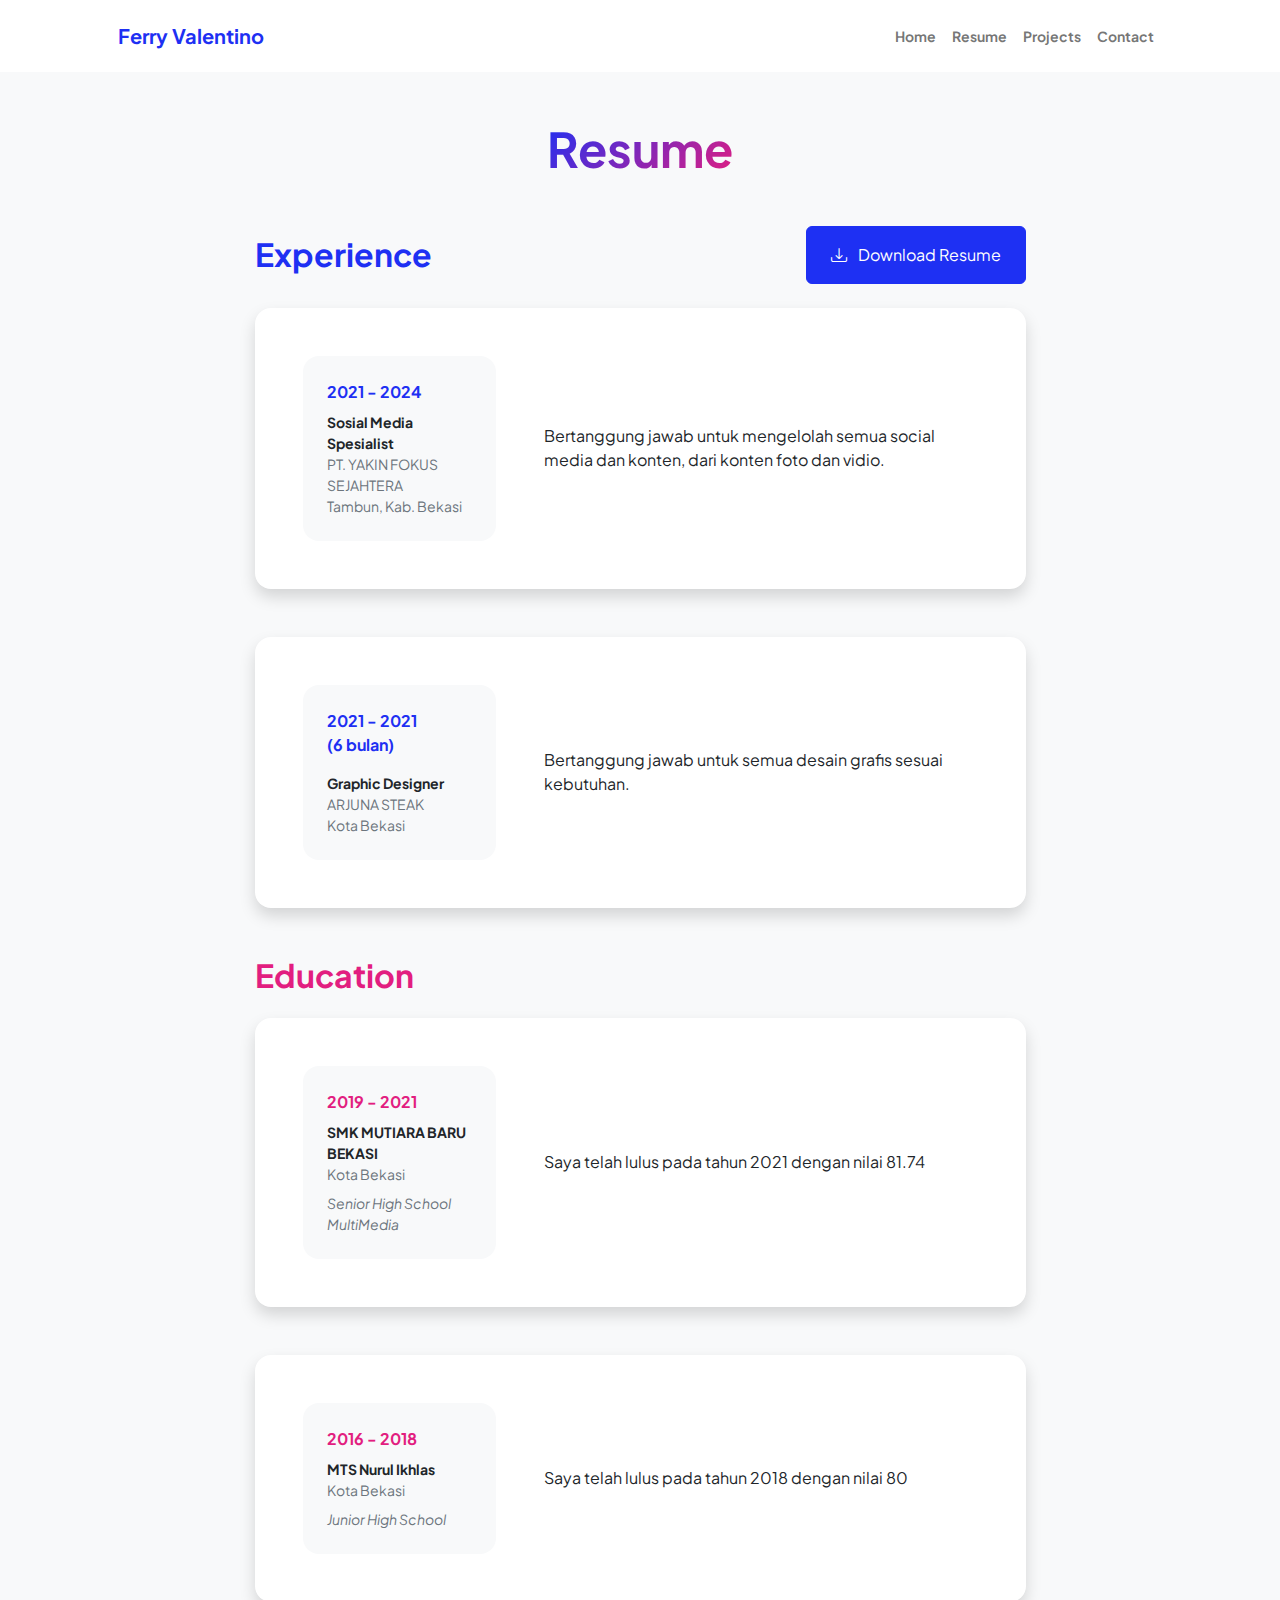
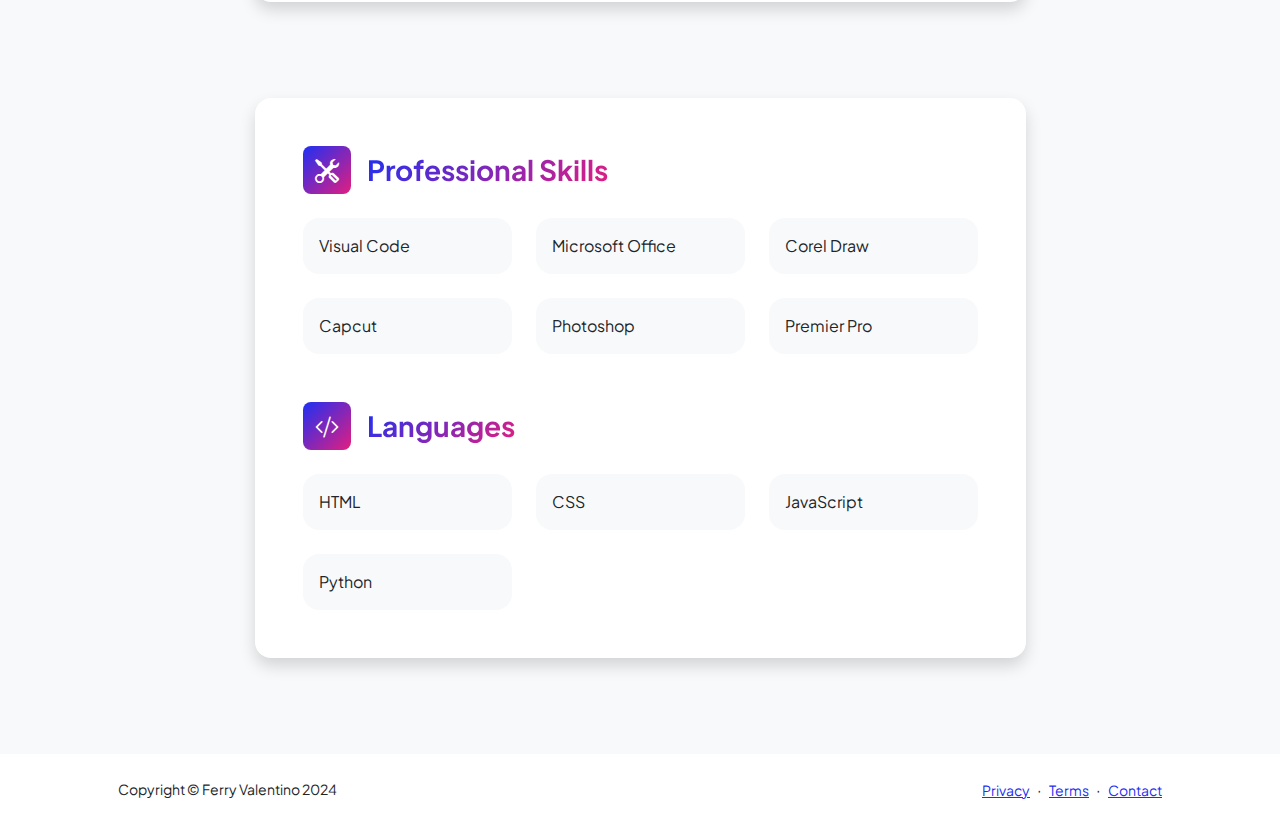
<file: resume.html>
<!DOCTYPE html>
<html lang="en">
  <head>
    <meta charset="utf-8" />
    <meta
      name="viewport"
      content="width=device-width, initial-scale=1, shrink-to-fit=no"
    />
    <meta name="description" content="" />
    <meta name="author" content="" />
    <title>Portofolio Ferry Valentino</title>
    <!-- Favicon-->
    <link rel="icon" type="image/x-icon" href="assets/favicon.ico" />
    <!-- Custom Google font-->
    <link rel="preconnect" href="https://fonts.googleapis.com" />
    <link rel="preconnect" href="https://fonts.gstatic.com" crossorigin />
    <link
      href="https://fonts.googleapis.com/css2?family=Plus+Jakarta+Sans:wght@100;200;300;400;500;600;700;800;900&amp;display=swap"
      rel="stylesheet"
    />
    <!-- Bootstrap icons-->
    <link
      href="https://cdn.jsdelivr.net/npm/bootstrap-icons@1.8.1/font/bootstrap-icons.css"
      rel="stylesheet"
    />
    <!-- Core theme CSS (includes Bootstrap)-->
    <link href="css/styles.css" rel="stylesheet" />
  </head>
  <body class="d-flex flex-column h-100 bg-light">
    <main class="flex-shrink-0">
      <!-- Navigation-->
      <nav class="navbar navbar-expand-lg navbar-light bg-white py-3">
        <div class="container px-5">
          <a class="navbar-brand" href="index.html"
            ><span class="fw-bolder text-primary">Ferry Valentino</span></a
          >
          <button
            class="navbar-toggler"
            type="button"
            data-bs-toggle="collapse"
            data-bs-target="#navbarSupportedContent"
            aria-controls="navbarSupportedContent"
            aria-expanded="false"
            aria-label="Toggle navigation"
          >
            <span class="navbar-toggler-icon"></span>
          </button>
          <div class="collapse navbar-collapse" id="navbarSupportedContent">
            <ul class="navbar-nav ms-auto mb-2 mb-lg-0 small fw-bolder">
              <li class="nav-item">
                <a class="nav-link" href="index.html">Home</a>
              </li>
              <li class="nav-item">
                <a class="nav-link" href="resume.html">Resume</a>
              </li>
              <li class="nav-item">
                <a class="nav-link" href="projects.html">Projects</a>
              </li>
              <li class="nav-item">
                <a class="nav-link" href="contact.html">Contact</a>
              </li>
            </ul>
          </div>
        </div>
      </nav>
      <!-- Page Content-->
      <div class="container px-5 my-5">
        <div class="text-center mb-5">
          <h1 class="display-5 fw-bolder mb-0">
            <span class="text-gradient d-inline">Resume</span>
          </h1>
        </div>
        <div class="row gx-5 justify-content-center">
          <div class="col-lg-11 col-xl-9 col-xxl-8">
            <!-- Experience Section-->
            <section>
              <div
                class="d-flex align-items-center justify-content-between mb-4"
              >
                <h2 class="text-primary fw-bolder mb-0">Experience</h2>
                <!-- Download resume button-->
                <!-- Note: Set the link href target to a PDF file within your project-->
                <a
                  class="btn btn-primary px-4 py-3"
                  href="https://drive.google.com/uc?id=1dVP1aox8x59L2wkWYDEjz3lWHbo6gz6-"
                >
                  <div class="d-inline-block bi bi-download me-2"></div>
                  Download Resume
                </a>
              </div>
              <!-- Experience Card 1-->
              <div class="card shadow border-0 rounded-4 mb-5">
                <div class="card-body p-5">
                  <div class="row align-items-center gx-5">
                    <div class="col text-center text-lg-start mb-4 mb-lg-0">
                      <div class="bg-light p-4 rounded-4">
                        <div class="text-primary fw-bolder mb-2">
                          2021 - 2024
                        </div>
                        <div class="small fw-bolder">
                          Sosial Media Spesialist
                        </div>
                        <div class="small text-muted">
                          PT. YAKIN FOKUS SEJAHTERA
                        </div>
                        <div class="small text-muted">Tambun, Kab. Bekasi</div>
                      </div>
                    </div>
                    <div class="col-lg-8">
                      <div>
                        Bertanggung jawab untuk mengelolah semua social media
                        dan konten, dari konten foto dan vidio.
                      </div>
                    </div>
                  </div>
                </div>
              </div>
              <!-- Experience Card 2-->
              <div class="card shadow border-0 rounded-4 mb-5">
                <div class="card-body p-5">
                  <div class="row align-items-center gx-5">
                    <div class="col text-center text-lg-start mb-4 mb-lg-0">
                      <div class="bg-light p-4 rounded-4">
                        <div class="text-primary fw-bolder mb-2">
                          2021 - 2021
                          <p>(6 bulan)</p>
                        </div>
                        <div class="small fw-bolder">Graphic Designer</div>
                        <div class="small text-muted">ARJUNA STEAK</div>
                        <div class="small text-muted">Kota Bekasi</div>
                      </div>
                    </div>
                    <div class="col-lg-8">
                      <div>
                        Bertanggung jawab untuk semua desain grafis sesuai
                        kebutuhan.
                      </div>
                    </div>
                  </div>
                </div>
              </div>
            </section>
            <!-- Education Section-->
            <section>
              <h2 class="text-secondary fw-bolder mb-4">Education</h2>
              <!-- Education Card 1-->
              <div class="card shadow border-0 rounded-4 mb-5">
                <div class="card-body p-5">
                  <div class="row align-items-center gx-5">
                    <div class="col text-center text-lg-start mb-4 mb-lg-0">
                      <div class="bg-light p-4 rounded-4">
                        <div class="text-secondary fw-bolder mb-2">
                          2019 - 2021
                        </div>
                        <div class="mb-2">
                          <div class="small fw-bolder">
                            SMK MUTIARA BARU BEKASI
                          </div>
                          <div class="small text-muted">Kota Bekasi</div>
                        </div>
                        <div class="fst-italic">
                          <div class="small text-muted">Senior High School</div>
                          <div class="small text-muted">MultiMedia</div>
                        </div>
                      </div>
                    </div>
                    <div class="col-lg-8">
                      <div>
                        Saya telah lulus pada tahun 2021 dengan nilai 81.74
                      </div>
                    </div>
                  </div>
                </div>
              </div>
              <!-- Education Card 2-->
              <div class="card shadow border-0 rounded-4 mb-5">
                <div class="card-body p-5">
                  <div class="row align-items-center gx-5">
                    <div class="col text-center text-lg-start mb-4 mb-lg-0">
                      <div class="bg-light p-4 rounded-4">
                        <div class="text-secondary fw-bolder mb-2">
                          2016 - 2018
                        </div>
                        <div class="mb-2">
                          <div class="small fw-bolder">MTS Nurul Ikhlas</div>
                          <div class="small text-muted">Kota Bekasi</div>
                        </div>
                        <div class="fst-italic">
                          <div class="small text-muted">Junior High School</div>
                          <div class="small text-muted"></div>
                        </div>
                      </div>
                    </div>
                    <div class="col-lg-8">
                      <div>
                        Saya telah lulus pada tahun 2018 dengan nilai 80
                      </div>
                    </div>
                  </div>
                </div>
              </div>
            </section>
            <!-- Divider-->
            <div class="pb-5"></div>
            <!-- Skills Section-->
            <section>
              <!-- Skillset Card-->
              <div class="card shadow border-0 rounded-4 mb-5">
                <div class="card-body p-5">
                  <!-- Professional skills list-->
                  <div class="mb-5">
                    <div class="d-flex align-items-center mb-4">
                      <div
                        class="feature bg-primary bg-gradient-primary-to-secondary text-white rounded-3 me-3"
                      >
                        <i class="bi bi-tools"></i>
                      </div>
                      <h3 class="fw-bolder mb-0">
                        <span class="text-gradient d-inline"
                          >Professional Skills</span
                        >
                      </h3>
                    </div>
                    <div class="row row-cols-1 row-cols-md-3 mb-4">
                      <div class="col mb-4 mb-md-0">
                        <div
                          class="d-flex align-items-center bg-light rounded-4 p-3 h-100"
                        >
                          Visual Code
                        </div>
                      </div>
                      <div class="col mb-4 mb-md-0">
                        <div
                          class="d-flex align-items-center bg-light rounded-4 p-3 h-100"
                        >
                          Microsoft Office
                        </div>
                      </div>
                      <div class="col">
                        <div
                          class="d-flex align-items-center bg-light rounded-4 p-3 h-100"
                        >
                          Corel Draw
                        </div>
                      </div>
                    </div>
                    <div class="row row-cols-1 row-cols-md-3">
                      <div class="col mb-4 mb-md-0">
                        <div
                          class="d-flex align-items-center bg-light rounded-4 p-3 h-100"
                        >
                          Capcut
                        </div>
                      </div>
                      <div class="col mb-4 mb-md-0">
                        <div
                          class="d-flex align-items-center bg-light rounded-4 p-3 h-100"
                        >
                          Photoshop
                        </div>
                      </div>
                      <div class="col">
                        <div
                          class="d-flex align-items-center bg-light rounded-4 p-3 h-100"
                        >
                          Premier Pro
                        </div>
                      </div>
                    </div>
                  </div>
                  <!-- Languages list-->
                  <div class="mb-0">
                    <div class="d-flex align-items-center mb-4">
                      <div
                        class="feature bg-primary bg-gradient-primary-to-secondary text-white rounded-3 me-3"
                      >
                        <i class="bi bi-code-slash"></i>
                      </div>
                      <h3 class="fw-bolder mb-0">
                        <span class="text-gradient d-inline">Languages</span>
                      </h3>
                    </div>
                    <div class="row row-cols-1 row-cols-md-3 mb-4">
                      <div class="col mb-4 mb-md-0">
                        <div
                          class="d-flex align-items-center bg-light rounded-4 p-3 h-100"
                        >
                          HTML
                        </div>
                      </div>
                      <div class="col mb-4 mb-md-0">
                        <div
                          class="d-flex align-items-center bg-light rounded-4 p-3 h-100"
                        >
                          CSS
                        </div>
                      </div>
                      <div class="col">
                        <div
                          class="d-flex align-items-center bg-light rounded-4 p-3 h-100"
                        >
                          JavaScript
                        </div>
                      </div>
                    </div>
                    <div class="row row-cols-1 row-cols-md-3">
                      <div class="col mb-4 mb-md-0">
                        <div
                          class="d-flex align-items-center bg-light rounded-4 p-3 h-100"
                        >
                          Python
                        </div>
                      </div>
                    </div>
                  </div>
                </div>
              </div>
            </section>
          </div>
        </div>
      </div>
    </main>
    <!-- Footer-->
    <footer class="bg-white py-4 mt-auto">
      <div class="container px-5">
        <div
          class="row align-items-center justify-content-between flex-column flex-sm-row"
        >
          <div class="col-auto">
            <div class="small m-0">Copyright &copy; Ferry Valentino 2024</div>
          </div>
          <div class="col-auto">
            <a class="small" href="#!">Privacy</a>
            <span class="mx-1">&middot;</span>
            <a class="small" href="#!">Terms</a>
            <span class="mx-1">&middot;</span>
            <a class="small" href="#!">Contact</a>
          </div>
        </div>
      </div>
    </footer>
    <!-- Bootstrap core JS-->
    <script src="https://cdn.jsdelivr.net/npm/bootstrap@5.2.3/dist/js/bootstrap.bundle.min.js"></script>
    <!-- Core theme JS-->
    <script src="js/scripts.js"></script>
  </body>
</html>
</file>
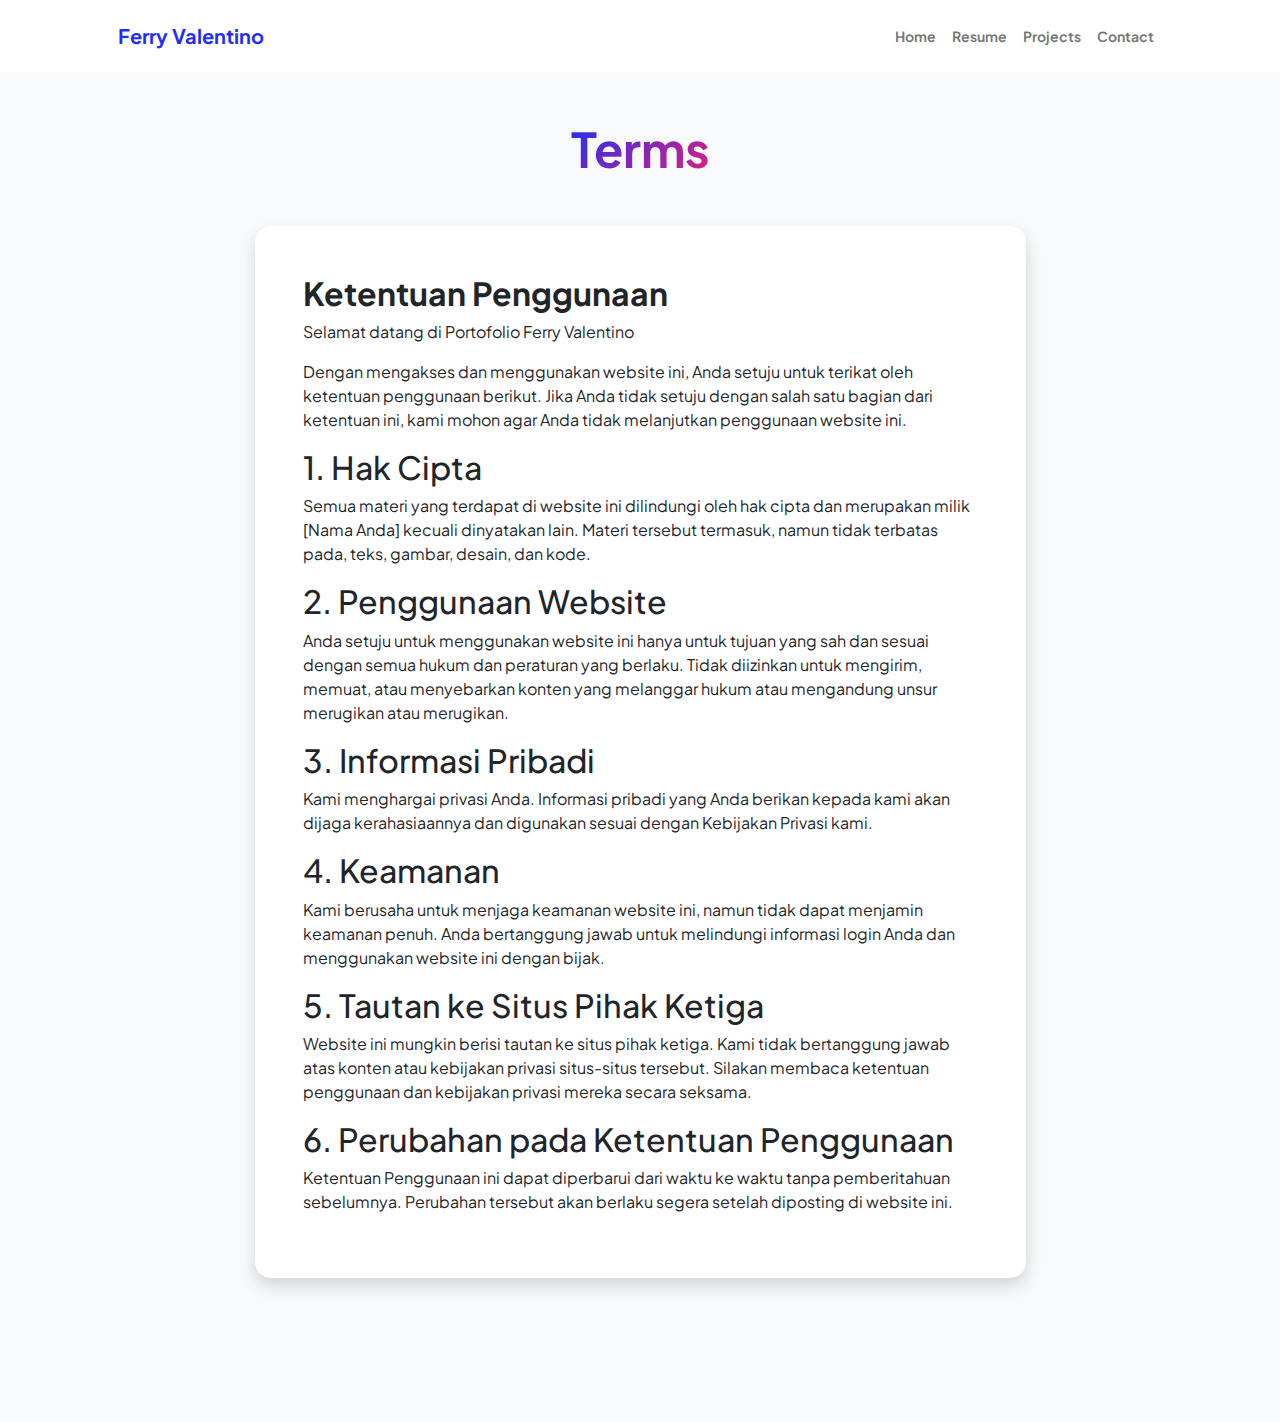
<file: terms.html>
<!DOCTYPE html>
<html lang="en">
  <head>
    <meta charset="utf-8" />
    <meta
      name="viewport"
      content="width=device-width, initial-scale=1, shrink-to-fit=no"
    />
    <meta name="description" content="" />
    <meta name="author" content="" />
    <title>Portofolio Ferry Valentino</title>
    <!-- Favicon-->
    <link rel="icon" type="image/x-icon" href="assets/favicon.ico" />
    <!-- Custom Google font-->
    <link rel="preconnect" href="https://fonts.googleapis.com" />
    <link rel="preconnect" href="https://fonts.gstatic.com" crossorigin />
    <link
      href="https://fonts.googleapis.com/css2?family=Plus+Jakarta+Sans:wght@100;200;300;400;500;600;700;800;900&amp;display=swap"
      rel="stylesheet"
    />
    <!-- Bootstrap icons-->
    <link
      href="https://cdn.jsdelivr.net/npm/bootstrap-icons@1.8.1/font/bootstrap-icons.css"
      rel="stylesheet"
    />
    <!-- Core theme CSS (includes Bootstrap)-->
    <link href="css/styles.css" rel="stylesheet" />
  </head>
  <body class="d-flex flex-column h-100 bg-light">
    <main class="flex-shrink-0">
      <!-- Navigation-->
      <nav class="navbar navbar-expand-lg navbar-light bg-white py-3">
        <div class="container px-5">
          <a class="navbar-brand" href="index.html"
            ><span class="fw-bolder text-primary">Ferry Valentino</span></a
          >
          <button
            class="navbar-toggler"
            type="button"
            data-bs-toggle="collapse"
            data-bs-target="#navbarSupportedContent"
            aria-controls="navbarSupportedContent"
            aria-expanded="false"
            aria-label="Toggle navigation"
          >
            <span class="navbar-toggler-icon"></span>
          </button>
          <div class="collapse navbar-collapse" id="navbarSupportedContent">
            <ul class="navbar-nav ms-auto mb-2 mb-lg-0 small fw-bolder">
              <li class="nav-item">
                <a class="nav-link" href="index.html">Home</a>
              </li>
              <li class="nav-item">
                <a class="nav-link" href="resume.html">Resume</a>
              </li>
              <li class="nav-item">
                <a class="nav-link" href="projects.html">Projects</a>
              </li>
              <li class="nav-item">
                <a class="nav-link" href="contact.html">Contact</a>
              </li>
            </ul>
          </div>
        </div>
      </nav>

      <section class="py-5">
        <div class="container px-5 mb-5">
          <div class="text-center mb-5">
            <h1 class="display-5 fw-bolder mb-0">
              <span class="text-gradient d-inline">Terms</span>
            </h1>
          </div>
          <div class="row gx-5 justify-content-center">
            <div class="col-lg-11 col-xl-9 col-xxl-8">
              <!-- Project Card 1-->
              <div class="card overflow-hidden shadow rounded-4 border-0 mb-5">
                <div class="card-body p-0">
                  <div class="d-flex align-items-center">
                    <div class="p-5">
                      <h2 class="fw-bolder justify-content-center">
                        Ketentuan Penggunaan
                      </h2>

                      <section>
                        <p>Selamat datang di Portofolio Ferry Valentino</p>

                        <p>
                          Dengan mengakses dan menggunakan website ini, Anda
                          setuju untuk terikat oleh ketentuan penggunaan
                          berikut. Jika Anda tidak setuju dengan salah satu
                          bagian dari ketentuan ini, kami mohon agar Anda tidak
                          melanjutkan penggunaan website ini.
                        </p>

                        <h2>1. Hak Cipta</h2>
                        <p>
                          Semua materi yang terdapat di website ini dilindungi
                          oleh hak cipta dan merupakan milik [Nama Anda] kecuali
                          dinyatakan lain. Materi tersebut termasuk, namun tidak
                          terbatas pada, teks, gambar, desain, dan kode.
                        </p>

                        <h2>2. Penggunaan Website</h2>
                        <p>
                          Anda setuju untuk menggunakan website ini hanya untuk
                          tujuan yang sah dan sesuai dengan semua hukum dan
                          peraturan yang berlaku. Tidak diizinkan untuk
                          mengirim, memuat, atau menyebarkan konten yang
                          melanggar hukum atau mengandung unsur merugikan atau
                          merugikan.
                        </p>

                        <h2>3. Informasi Pribadi</h2>
                        <p>
                          Kami menghargai privasi Anda. Informasi pribadi yang
                          Anda berikan kepada kami akan dijaga kerahasiaannya
                          dan digunakan sesuai dengan Kebijakan Privasi kami.
                        </p>

                        <h2>4. Keamanan</h2>
                        <p>
                          Kami berusaha untuk menjaga keamanan website ini,
                          namun tidak dapat menjamin keamanan penuh. Anda
                          bertanggung jawab untuk melindungi informasi login
                          Anda dan menggunakan website ini dengan bijak.
                        </p>

                        <h2>5. Tautan ke Situs Pihak Ketiga</h2>
                        <p>
                          Website ini mungkin berisi tautan ke situs pihak
                          ketiga. Kami tidak bertanggung jawab atas konten atau
                          kebijakan privasi situs-situs tersebut. Silakan
                          membaca ketentuan penggunaan dan kebijakan privasi
                          mereka secara seksama.
                        </p>

                        <h2>6. Perubahan pada Ketentuan Penggunaan</h2>
                        <p>
                          Ketentuan Penggunaan ini dapat diperbarui dari waktu
                          ke waktu tanpa pemberitahuan sebelumnya. Perubahan
                          tersebut akan berlaku segera setelah diposting di
                          website ini.
                        </p>
                      </section>
                    </div>
                  </div>
                </div>
              </div>
            </div>
          </div>
        </div>
      </section>
    </main>
  </body>
</html>
</file>
